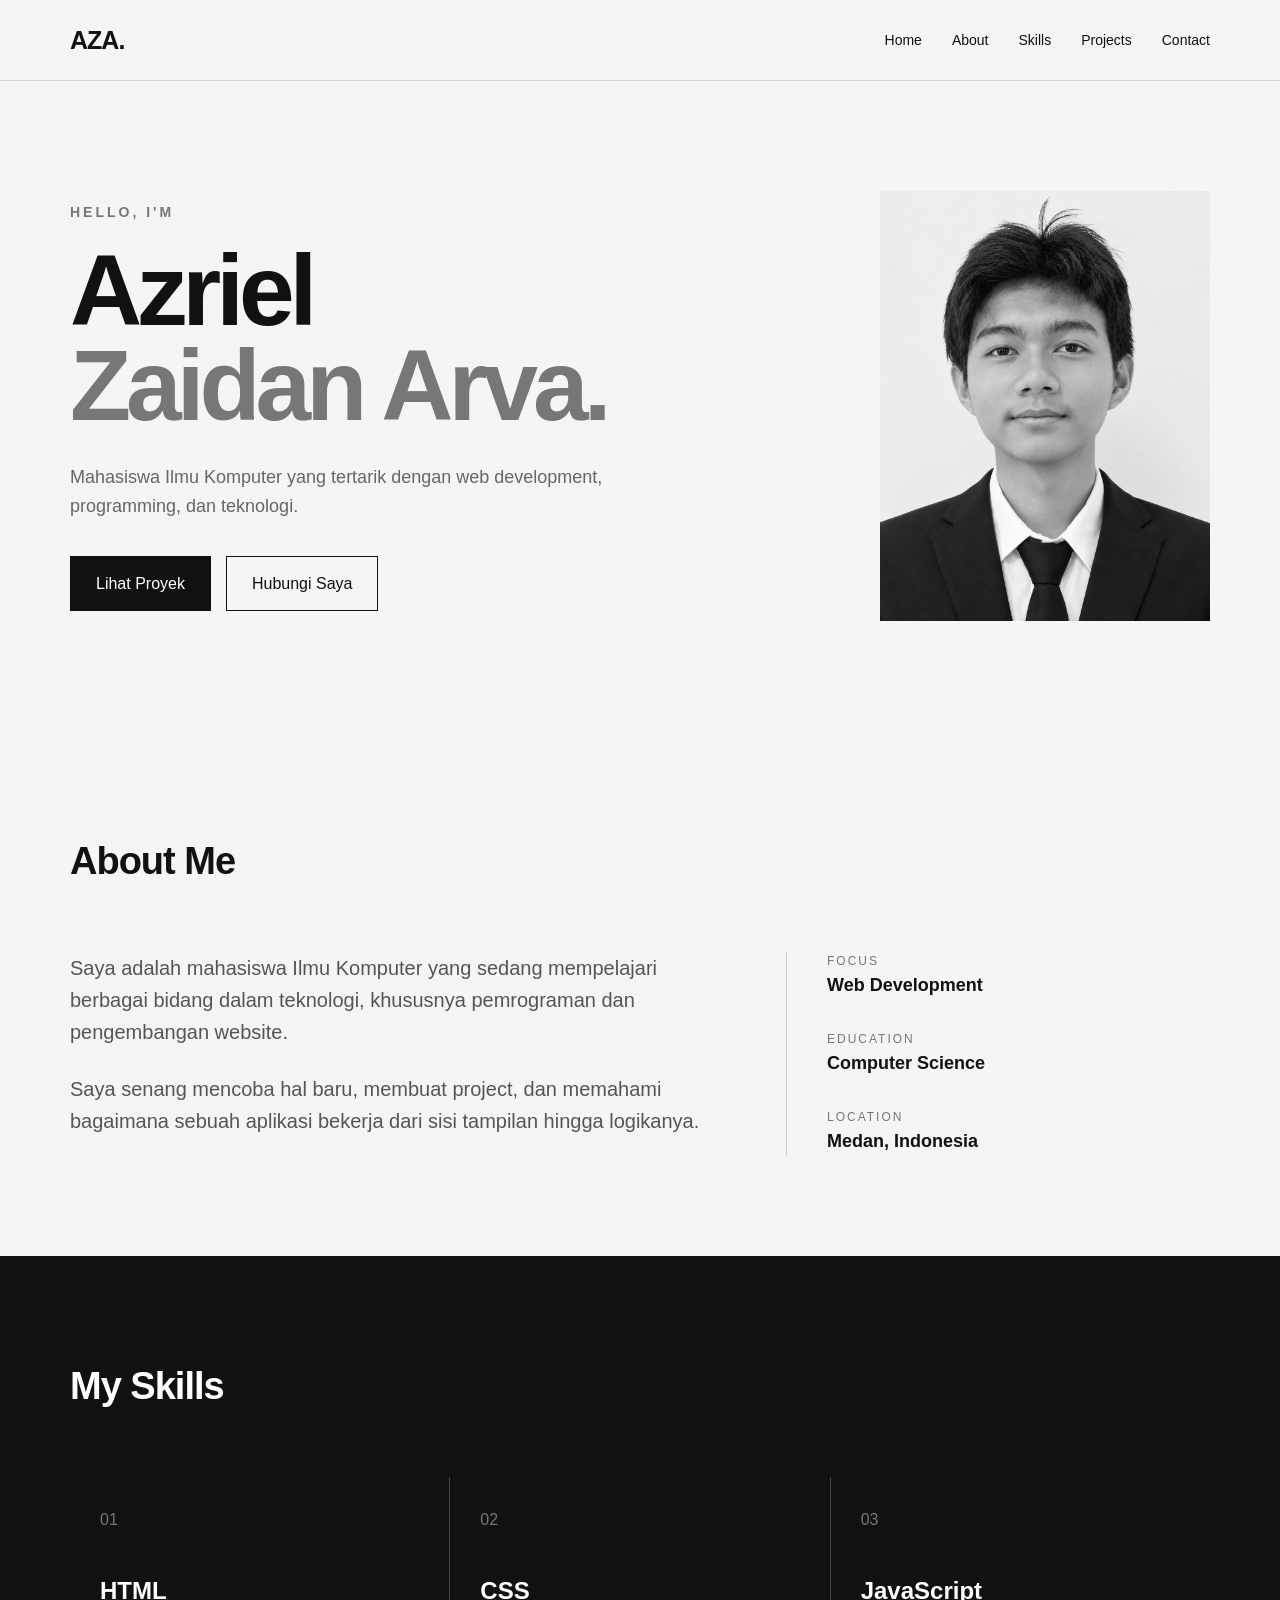
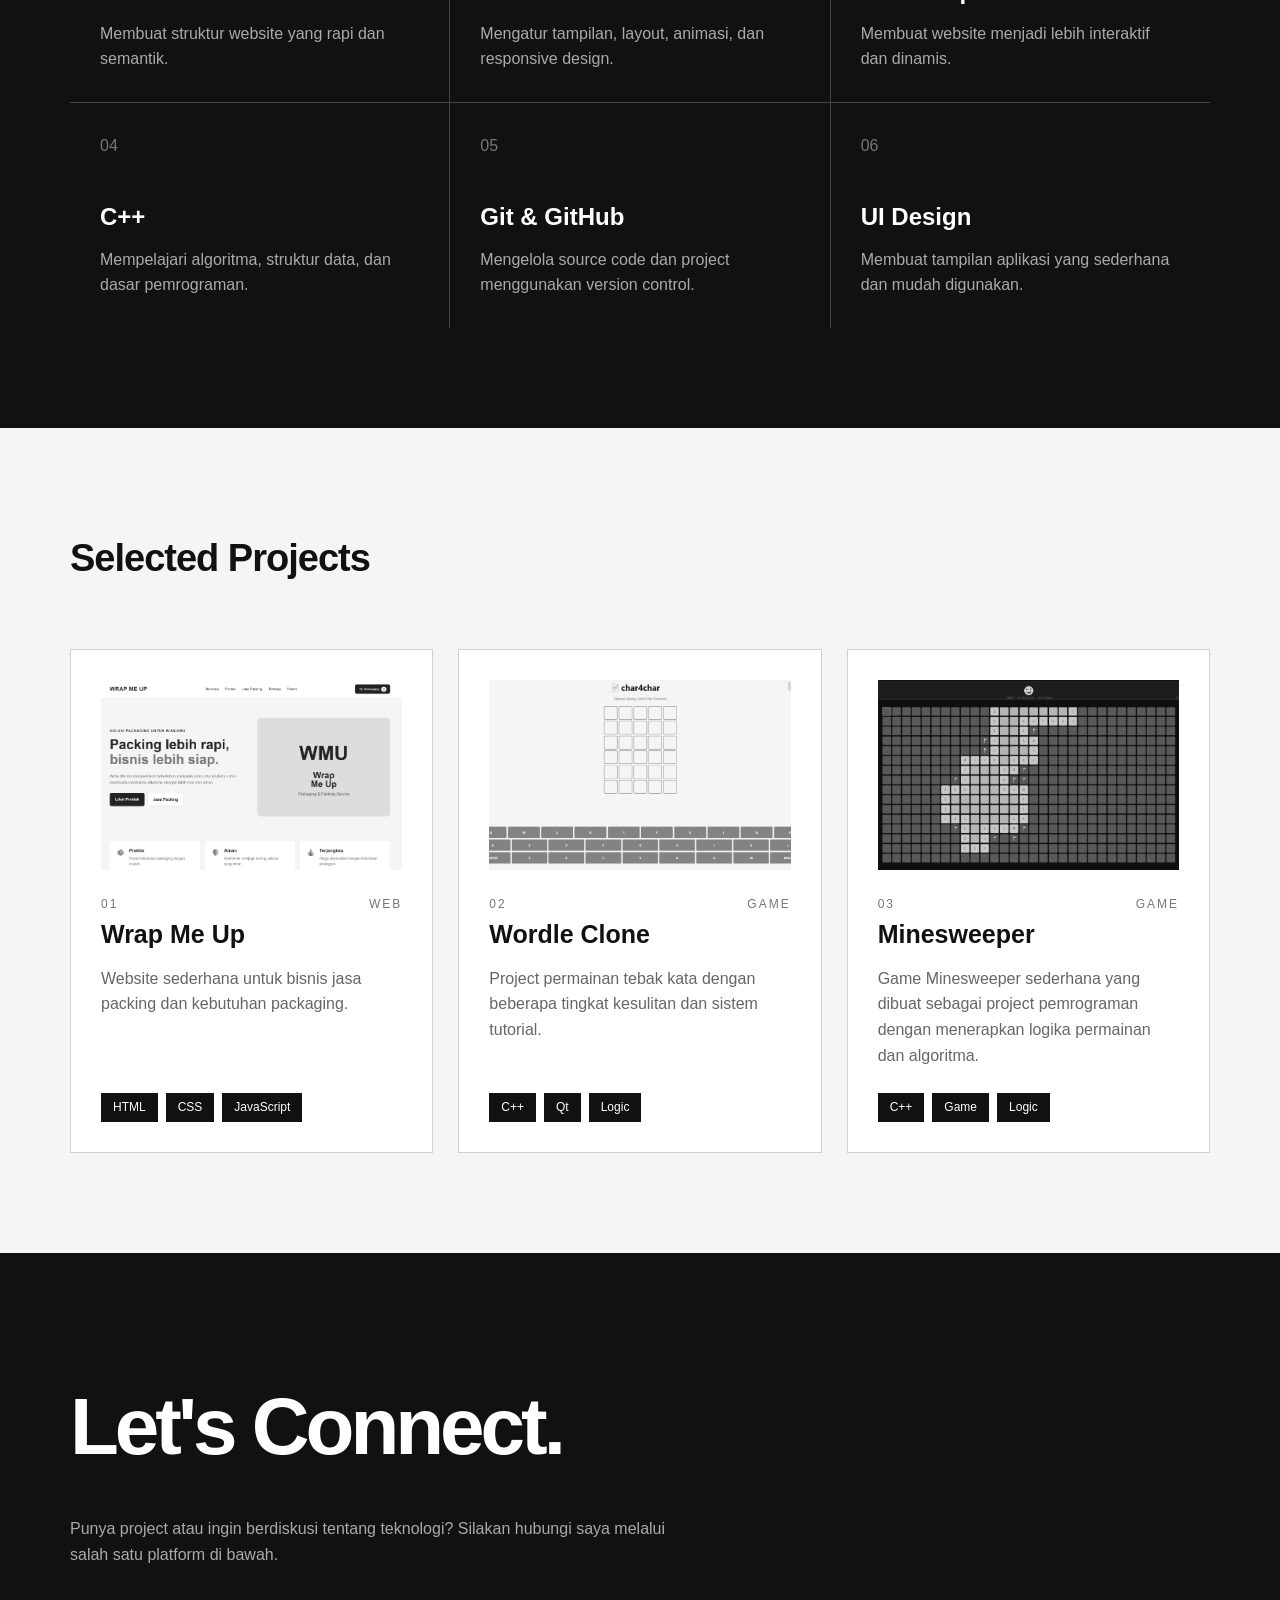
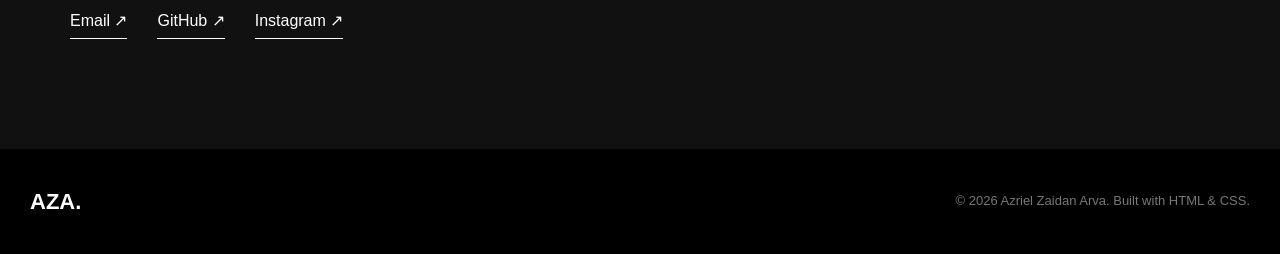
<file: index.html>
<!DOCTYPE html>
<html lang="id">
<head>
    <meta charset="UTF-8">
    <meta name="viewport" content="width=device-width, initial-scale=1.0">
    <title>Azriel Zaidan Arva | Portfolio</title>
    <link rel="stylesheet" href="style.css">
</head>

<body>

    <header>
        <nav class="navbar">
            <a href="#home" class="logo">AZA.</a>

            <div class="nav-menu">
                <a href="#home">Home</a>
                <a href="#about">About</a>
                <a href="#skills">Skills</a>
                <a href="#projects">Projects</a>
                <a href="#contact">Contact</a>
            </div>
        </nav>
    </header>


    <main>

        <!-- HOME -->
        <section id="home" class="hero">
            <div class="hero-text">
                <p class="small-text">HELLO, I'M</p>
                <h1>
                    Azriel<br>
                    <span>Zaidan Arva.</span>
                </h1>
                <p class="description">
                    Mahasiswa Ilmu Komputer yang tertarik dengan
                    web development, programming, dan teknologi.
                </p>
                <div class="hero-buttons">
                    <a href="#projects" class="btn primary">
                        Lihat Proyek
                    </a>
                    <a href="#contact" class="btn secondary">
                        Hubungi Saya
                    </a>
                </div>
            </div>
            <div class="hero-card">
                <img src="images/foto.png" alt="Foto Azriel">
            </div>
        </section>


        <!-- ABOUT -->
        <section id="about" class="section">
            <div class="section-title">
                <h2>About Me</h2>
            </div>
            <div class="about-content">
                <div>
                    <p>
                        Saya adalah mahasiswa Ilmu Komputer yang sedang
                        mempelajari berbagai bidang dalam teknologi,
                        khususnya pemrograman dan pengembangan website.
                    </p>
                    <p>
                        Saya senang mencoba hal baru, membuat project,
                        dan memahami bagaimana sebuah aplikasi bekerja
                        dari sisi tampilan hingga logikanya.
                    </p>
                </div>
                <div class="about-info">
                    <div>
                        <span>Focus</span>
                        <strong>Web Development</strong>
                    </div>
                    <div>
                        <span>Education</span>
                        <strong>Computer Science</strong>
                    </div>
                    <div>
                        <span>Location</span>
                        <strong>Medan, Indonesia</strong>
                    </div>

                </div>

            </div>

        </section>

        <!-- SKILLS -->
        <section id="skills" class="section dark-section">
            <div class="section-title">
                <h2>My Skills</h2>
            </div>
            <div class="skills-grid">
                <div class="skill">
                    <div class="skill-number">01</div>
                    <h3>HTML</h3>
                    <p>
                        Membuat struktur website yang rapi dan semantik.
                    </p>
                </div>

                <div class="skill">
                    <div class="skill-number">02</div>
                    <h3>CSS</h3>
                    <p>
                        Mengatur tampilan, layout, animasi,
                        dan responsive design.
                    </p>
                </div>

                <div class="skill">
                    <div class="skill-number">03</div>
                    <h3>JavaScript</h3>
                    <p>
                        Membuat website menjadi lebih interaktif
                        dan dinamis.
                    </p>
                </div>

                <div class="skill">
                    <div class="skill-number">04</div>
                    <h3>C++</h3>
                    <p>
                        Mempelajari algoritma, struktur data,
                        dan dasar pemrograman.
                    </p>
                </div>

                <div class="skill">
                    <div class="skill-number">05</div>
                    <h3>Git & GitHub</h3>
                    <p>
                        Mengelola source code dan project
                        menggunakan version control.
                    </p>
                </div>

                <div class="skill">
                    <div class="skill-number">06</div>
                    <h3>UI Design</h3>
                    <p>
                        Membuat tampilan aplikasi yang sederhana
                        dan mudah digunakan.
                    </p>
                </div>
            </div>
        </section>


        <!-- PROJECTS -->
        <section id="projects" class="section">
            <div class="section-title">
                <h2>Selected Projects</h2>
            </div>

            <div class="projects-grid">

                <!-- PROJECT 1 -->
                <article class="project">

                    <img src="images/project1.png" alt="Project Wrap Me Up">
                    <div class="project-top">
                        <span>01</span>
                        <span>WEB</span>
                    </div>

                    <h3>Wrap Me Up</h3>

                    <p>
                        Website sederhana untuk bisnis jasa packing
                        dan kebutuhan packaging.
                    </p>

                    <div class="tags">
                        <span>HTML</span>
                        <span>CSS</span>
                        <span>JavaScript</span>
                    </div>
                </article>

                <!-- PROJECT 2 -->
                <article class="project">
                    <img src="images/project2.png" alt="Project Wordle Clone">
                    <div class="project-top">
                        <span>02</span>
                        <span>GAME</span>
                    </div>

                    <h3>Wordle Clone</h3>

                    <p>
                        Project permainan tebak kata dengan beberapa
                        tingkat kesulitan dan sistem tutorial.
                    </p>

                    <div class="tags">
                        <span>C++</span>
                        <span>Qt</span>
                        <span>Logic</span>
                    </div>
                </article>


                <!-- PROJECT 3 -->
                <article class="project">
                    <img src="images/project3.png" alt="Project Minesweeper">
                    <div class="project-top">
                        <span>03</span>
                        <span>GAME</span>
                    </div>

                    <h3>Minesweeper</h3>

                    <p>
                        Game Minesweeper sederhana yang dibuat sebagai
                        project pemrograman dengan menerapkan logika
                        permainan dan algoritma.
                    </p>

                    <div class="tags">
                        <span>C++</span>
                        <span>Game</span>
                        <span>Logic</span>
                    </div>
                </article>

            </div>

        </section>


        <!-- CONTACT -->
        <section id="contact" class="contact-section">

            <div class="contact-title">
                <h2>Let's Connect.</h2>
            </div>

            <p>
                Punya project atau ingin berdiskusi tentang teknologi?
                Silakan hubungi saya melalui salah satu platform di bawah.
            </p>


            <div class="contact-links">
                <a href="mailto:aza29arva@gmail.com"> Email ↗</a>
                <a href="https://github.com/aza-aja" target ="_blank"> GitHub ↗</a>
                <a href="https://www.instagram.com/azrlzaidanarva" target="_blank"> Instagram ↗</a>
            </div>

        </section>
        
    </main>


    <!-- FOOTER -->
    <footer>

        <div class="footer-logo">
            AZA.
        </div>

        <p>
            © 2026 Azriel Zaidan Arva. Built with HTML & CSS.
        </p>

    </footer>

    <script src="script.js"></script>

</body>
</html>
</file>
<file: style.css>
* {
    margin: 0;
    padding: 0;
    box-sizing: border-box;
}

html {
    scroll-behavior: smooth;
}

body {
    font-family: Arial, Helvetica, sans-serif;
    background: #f5f5f5;
    color: #111;
    line-height: 1.6;
}

a {
    text-decoration: none;
    color: inherit;
}


/* NAVBAR */

header {
    position: sticky;
    top: 0;
    z-index: 100;
    background: rgba(245, 245, 245, 0.95);
    border-bottom: 1px solid #d5d5d5;
}

.navbar {
    max-width: 1200px;
    margin: auto;
    padding: 20px 30px;
    display: flex;
    justify-content: space-between;
    align-items: center;
}

.logo {
    font-size: 25px;
    font-weight: 800;
    letter-spacing: -1px;
}

.nav-menu {
    display: flex;
    gap: 30px;
}

.nav-menu a {
    font-size: 14px;
    transition: 0.3s;
}

.nav-menu a:hover {
    color: #777;
}


/* HERO */

.hero {
    max-width: 1200px;
    min-height: 650px;
    margin: auto;
    padding: 100px 30px;
    display: flex;
    justify-content: space-between;
    align-items: center;
    gap: 70px;
}

.hero-text {
    max-width: 650px;
}

.small-text {
    color: #777;
    font-size: 14px;
    font-weight: bold;
    letter-spacing: 3px;
    margin-bottom: 20px;
}

.hero h1 {
    font-size: clamp(55px, 8vw, 100px);
    line-height: 0.95;
    letter-spacing: -5px;
    margin-bottom: 30px;
}

.hero h1 span {
    color: #777;
}

.description {
    max-width: 550px;
    color: #666;
    font-size: 18px;
}

.hero-buttons {
    margin-top: 35px;
    display: flex;
    gap: 15px;
    flex-wrap: wrap;
}

.btn {
    padding: 14px 25px;
    border: 1px solid #111;
    transition: 0.3s;
}

.primary {
    background: #111;
    color: white;
}

.primary:hover {
    background: #444;
}

.secondary:hover {
    background: #111;
    color: white;
}


/* FOTO */

.hero-card {
    width: 330px;
    height: 430px;
    background: #ddd;
    position: relative;
    overflow: hidden;
    flex-shrink: 0;
}

.hero-card img {
    width: 100%;
    height: 100%;
    object-fit: cover;
    filter: grayscale(100%);
    transition: 0.4s;
}

.hero-card img:hover {
    filter: grayscale(0%);
}


/* SECTION */

.section {
    max-width: 1200px;
    margin: auto;
    padding: 100px 30px;
}

.section-title {
    display: flex;
    align-items: center;
    gap: 20px;
    margin-bottom: 60px;
}

.section-title span {
    color: #777;
    font-weight: bold;
}

.section-title h2 {
    font-size: 38px;
    letter-spacing: -1px;
}


/* ABOUT */

.about-content {
    display: grid;
    grid-template-columns: 1.5fr 1fr;
    gap: 80px;
}

.about-content > div:first-child {
    font-size: 20px;
    color: #555;
}

.about-content p + p {
    margin-top: 25px;
}

.about-info {
    border-left: 1px solid #ccc;
    padding-left: 40px;
    display: flex;
    flex-direction: column;
    gap: 30px;
}

.about-info div {
    display: flex;
    flex-direction: column;
}

.about-info span {
    font-size: 12px;
    color: #777;
    text-transform: uppercase;
    letter-spacing: 2px;
}

.about-info strong {
    font-size: 18px;
}


/* SKILLS */

.dark-section {
    max-width: none;
    background: #111;
    color: white;
    padding-left: max(30px, calc((100% - 1140px) / 2));
    padding-right: max(30px, calc((100% - 1140px) / 2));
}

.skills-grid {
    display: grid;
    grid-template-columns: repeat(3, 1fr);
    gap: 1px;
    background: #444;
}

.skill {
    background: #111;
    min-height: 220px;
    padding: 30px;
    transition: 0.3s;
}

.skill:hover {
    background: #222;
}

.skill-number {
    color: #777;
    margin-bottom: 40px;
}

.skill h3 {
    font-size: 24px;
    margin-bottom: 10px;
}

.skill p {
    color: #aaa;
}


/* PROJECT */

.projects-grid {
    display: grid;
    grid-template-columns: repeat(3, 1fr);
    gap: 25px;
}

.project {
    border: 1px solid #d0d0d0;
    background: white;
    padding: 30px;
    min-height: 450px;
    display: flex;
    flex-direction: column;
    transition: 0.3s;
}

.project:hover {
    transform: translateY(-8px);
    border-color: #111;
}

.project img {
    width: 100%;
    height: 190px;
    object-fit: cover;
    filter: grayscale(100%);
    margin-bottom: 25px;
}

.project img:hover {
    filter: grayscale(0%);
}

.project-top {
    display: flex;
    justify-content: space-between;
    color: #777;
    font-size: 12px;
    letter-spacing: 2px;
}

.project h3 {
    font-size: 25px;
    margin-bottom: 12px;
}

.project p {
    color: #666;
}

.tags {
    margin-top: auto;
    padding-top: 25px;
    display: flex;
    gap: 8px;
    flex-wrap: wrap;
}

.tags span {
    background: #111;
    color: white;
    padding: 5px 12px;
    font-size: 12px;
}


/* CONTACT */

.contact-section {
    background: #111;
    color: white;
    padding: 110px max(30px, calc((100% - 1140px) / 2));
}

.contact-title {
    display: flex;
    align-items: center;
    gap: 20px;
}

.contact-title span {
    color: #777;
    font-weight: bold;
}

.contact-title h2 {
    font-size: clamp(45px, 7vw, 80px);
    letter-spacing: -4px;
}

.contact-section > p {
    max-width: 600px;
    margin: 25px 0 40px;
    color: #aaa;
}

.contact-links {
    display: flex;
    gap: 30px;
    flex-wrap: wrap;
}

.contact-links a {
    border-bottom: 1px solid white;
    padding-bottom: 5px;
}

.contact-links a:hover {
    color: #aaa;
}


/* FOOTER */

footer {
    background: #000;
    color: white;
    padding: 35px 30px;
    display: flex;
    justify-content: space-between;
    align-items: center;
}

.footer-logo {
    font-weight: bold;
    font-size: 22px;
}

footer p {
    color: #777;
    font-size: 13px;
}


/* RESPONSIVE */

@media (max-width: 850px) {

    .nav-menu {
        gap: 15px;
    }

    .hero {
        flex-direction: column;
        align-items: flex-start;
        padding-top: 70px;
    }

    .hero-card {
        width: 100%;
        height: 400px;
    }

    .about-content {
        grid-template-columns: 1fr;
        gap: 40px;
    }

    .about-info {
        border-left: none;
        border-top: 1px solid #ccc;
        padding-left: 0;
        padding-top: 30px;
    }

    .skills-grid {
        grid-template-columns: repeat(2, 1fr);
    }

    .projects-grid {
        grid-template-columns: 1fr;
    }
}


@media (max-width: 600px) {

    .navbar {
        padding: 18px 20px;
    }

    .nav-menu {
        display: none;
    }

    .hero {
        padding: 70px 20px;
        min-height: auto;
    }

    .hero h1 {
        font-size: 55px;
        letter-spacing: -3px;
    }

    .description {
        font-size: 16px;
    }

    .hero-card {
        height: 350px;
    }

    .section {
        padding: 70px 20px;
    }

    .section-title {
        margin-bottom: 40px;
    }

    .section-title h2 {
        font-size: 30px;
    }

    .skills-grid {
        grid-template-columns: 1fr;
    }

    .skill {
        min-height: 180px;
    }

    .contact-section {
        padding: 70px 20px;
    }

    .contact-title h2 {
        font-size: 45px;
        letter-spacing: -2px;
    }

    footer {
        flex-direction: column;
        gap: 15px;
        text-align: center;
    }
}
</file>
